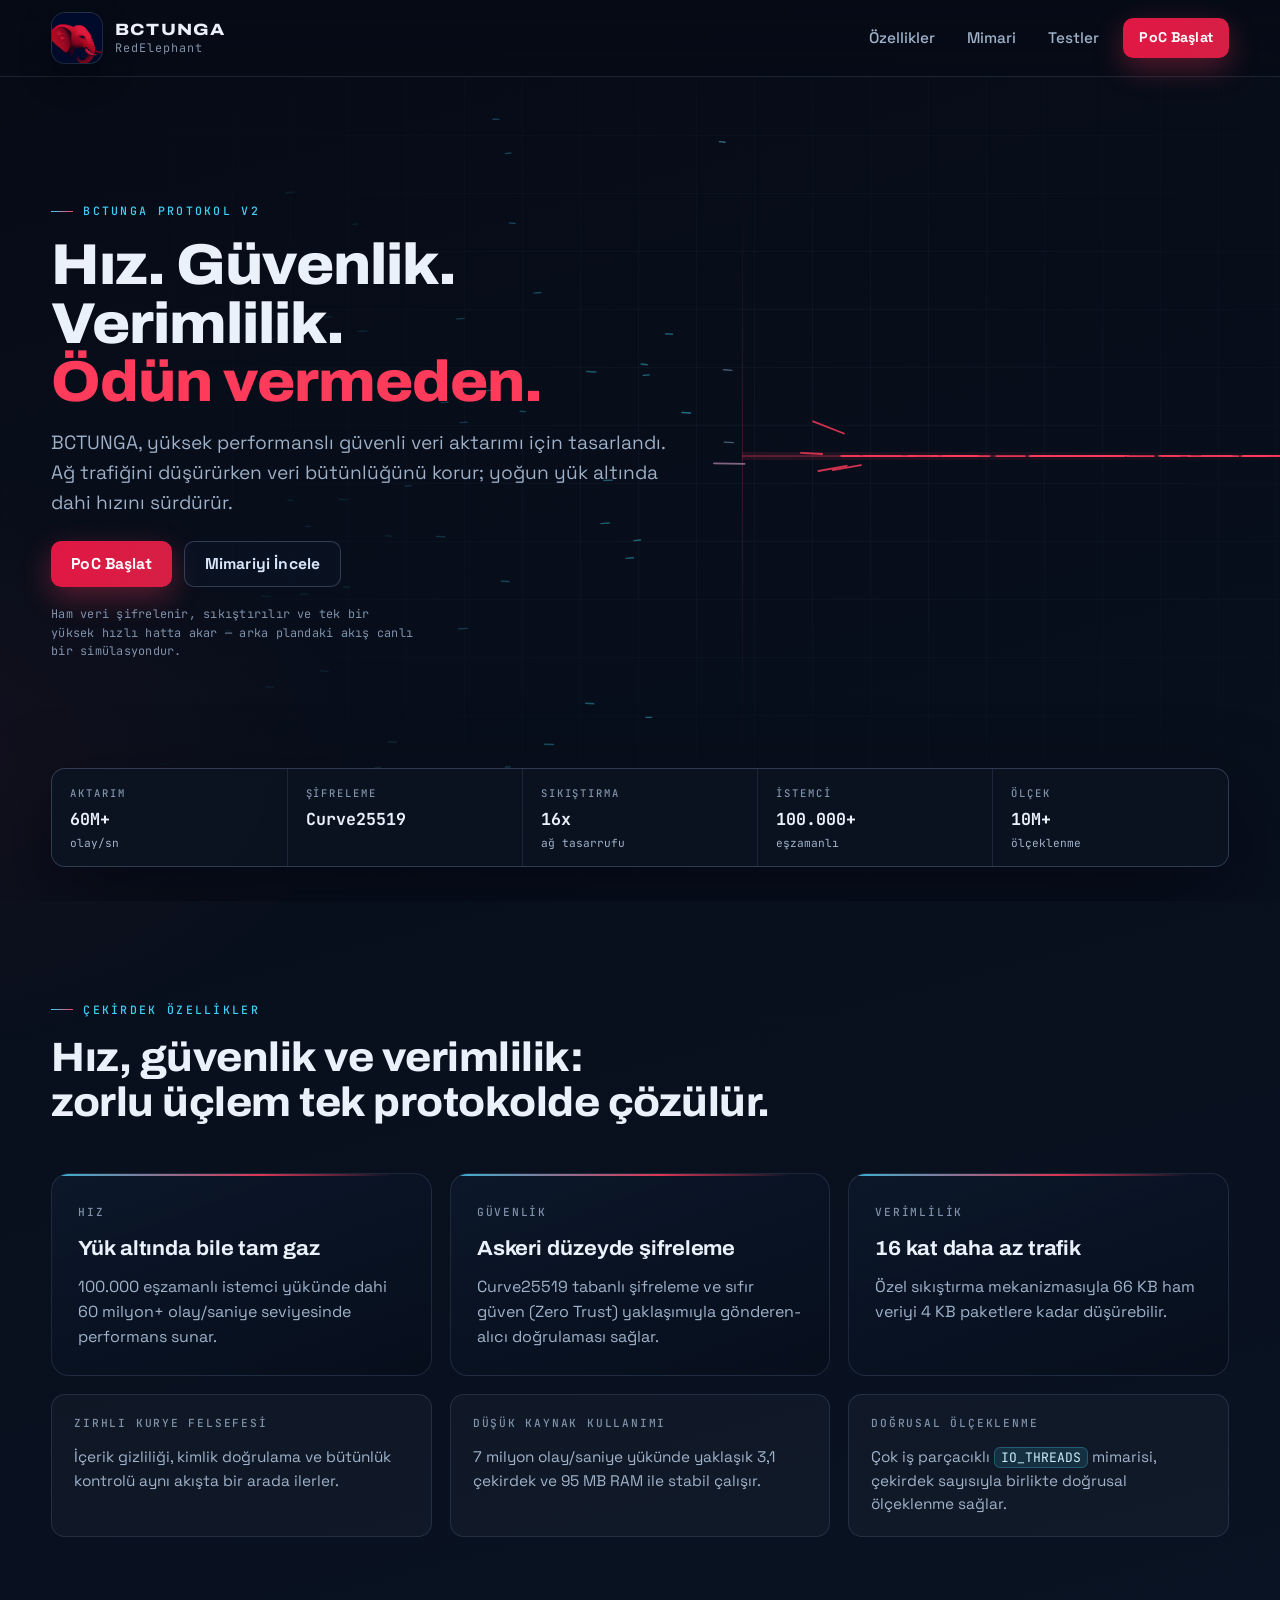
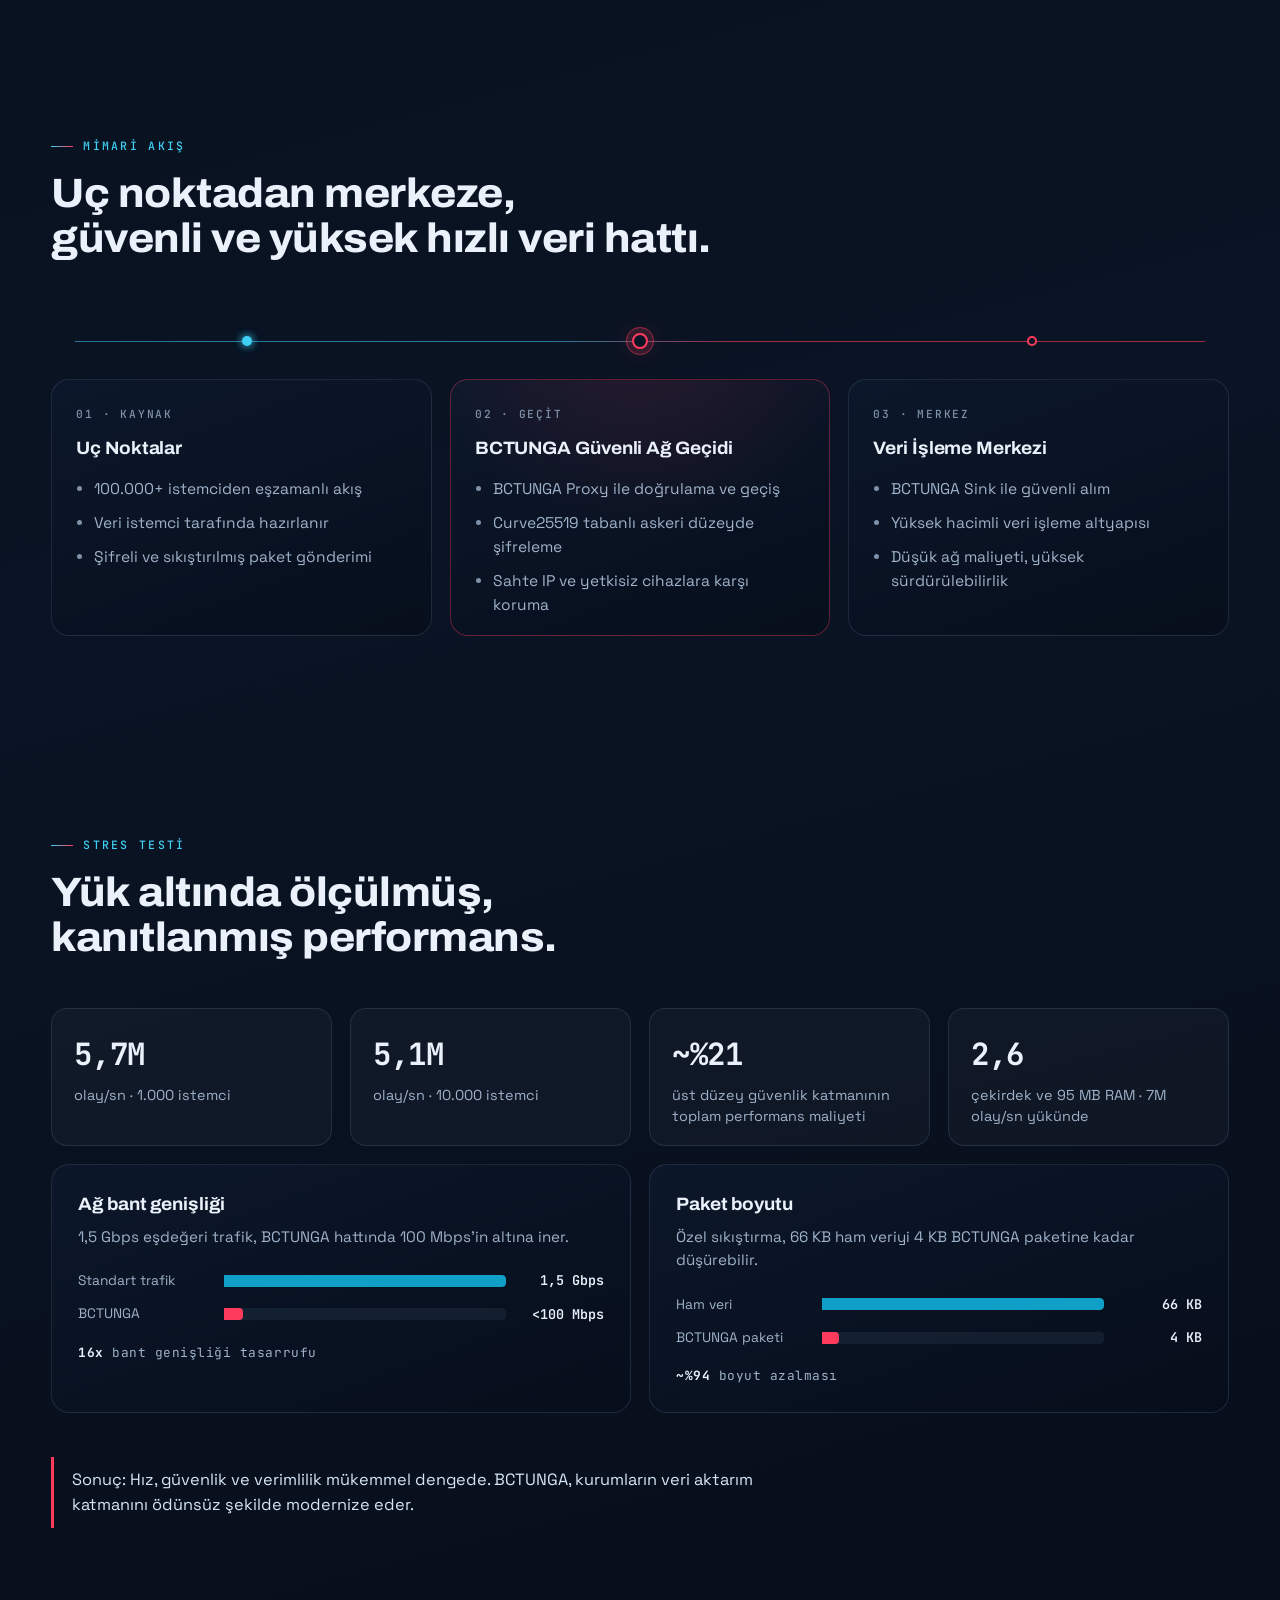
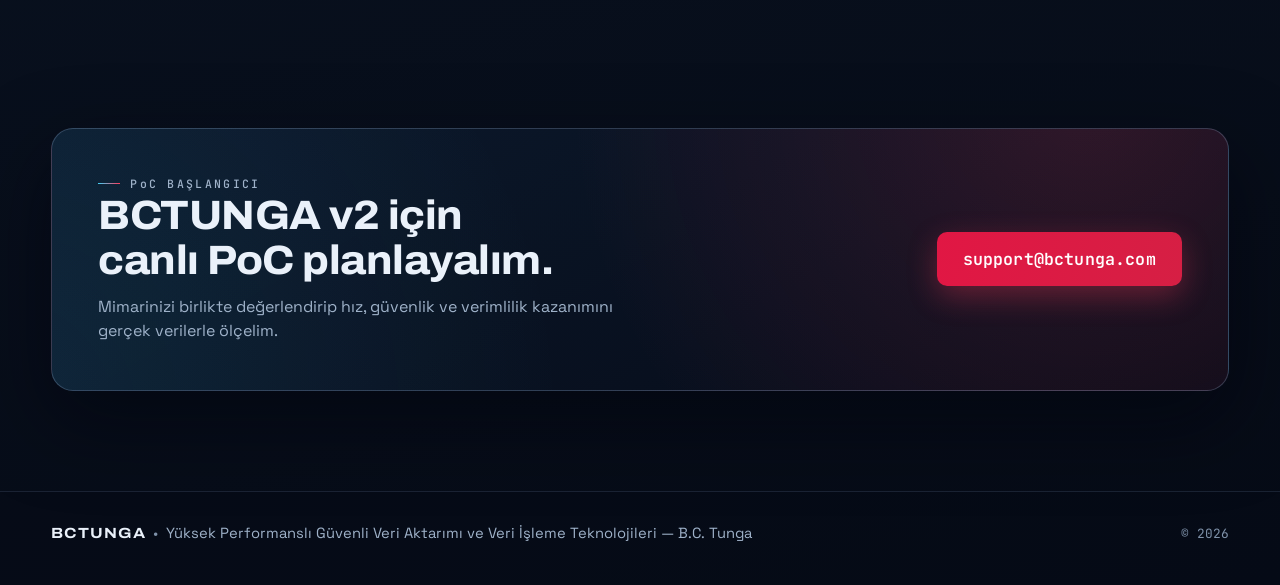
<file: index.html>
<!doctype html>
<html lang="tr">
<head>
  <meta charset="utf-8">
  <meta name="viewport" content="width=device-width, initial-scale=1">
  <title>BCTUNGA | Ödün Vermeyen Veri Aktarım Protokolü</title>
  <meta name="description" content="BCTUNGA: Yüksek performanslı, güvenli ve verimli veri aktarım protokolü. 60M+ olay/saniye, Curve25519 ve 16x ağ tasarrufu.">
  <meta name="theme-color" content="#060b16">
  <meta property="og:title" content="BCTUNGA | Ödün Vermeyen Veri Aktarım Protokolü">
  <meta property="og:description" content="Hız. Güvenlik. Verimlilik. Ödün vermeden. 60M+ olay/saniye, Curve25519, 16x ağ tasarrufu.">
  <meta property="og:type" content="website">
  <meta property="og:url" content="https://bctunga.com/">
  <meta property="og:image" content="https://bctunga.com/assets/red-elephant-logo.png">
  <link rel="icon" type="image/png" href="assets/red-elephant-mark.png">
  <link rel="preconnect" href="https://fonts.googleapis.com">
  <link rel="preconnect" href="https://fonts.gstatic.com" crossorigin>
  <link href="https://fonts.googleapis.com/css2?family=Archivo:wdth,wght@62..125,100..900&family=Space+Grotesk:wght@300..700&family=JetBrains+Mono:wght@400..700&display=swap" rel="stylesheet">
  <link rel="stylesheet" href="styles.css?v=3">
</head>
<body>
  <a class="skip-link" href="#home">İçeriğe geç</a>
  <div class="scroll-progress" aria-hidden="true"><i id="scroll-bar"></i></div>

  <header class="site-header">
    <div class="container header-inner">
      <a href="#home" class="brand" aria-label="BCTUNGA ana sayfa">
        <span class="brand-mark" aria-hidden="true">
          <img src="assets/red-elephant-mark.png" alt="" width="225" height="225" fetchpriority="high" decoding="async">
        </span>
        <span class="brand-copy">
          <strong>BCTUNGA</strong>
          <em>RedElephant</em>
        </span>
      </a>
      <nav class="top-nav" aria-label="Bölüm bağlantıları">
        <a href="#services">Özellikler</a>
        <a href="#architecture">Mimari</a>
        <a href="#benchmark">Testler</a>
      </nav>
      <a class="btn btn-primary btn-header" href="#contact">PoC Başlat</a>
    </div>
  </header>

  <main>
    <!-- ============ HERO ============ -->
    <section id="home" class="hero" tabindex="-1">
      <canvas id="pipeline" aria-hidden="true"></canvas>
      <div class="hero-grid" aria-hidden="true"></div>
      <div class="container hero-inner">
        <div class="hero-copy">
          <p class="eyebrow"><span class="tick" aria-hidden="true"></span>BCTUNGA PROTOKOL V2</p>
          <h1>
            Hız. Güvenlik. Verimlilik.
            <span class="h1-accent">Ödün vermeden.</span>
          </h1>
          <p class="lead">
            BCTUNGA, yüksek performanslı güvenli veri aktarımı için tasarlandı.
            Ağ trafiğini düşürürken veri bütünlüğünü korur; yoğun yük altında dahi hızını sürdürür.
          </p>
          <div class="hero-actions">
            <a class="btn btn-primary" href="#contact">PoC Başlat</a>
            <a class="btn btn-ghost" href="#architecture">Mimariyi İncele</a>
          </div>
          <p class="hero-note">Ham veri şifrelenir, sıkıştırılır ve tek bir yüksek hızlı hatta akar &mdash; arka plandaki akış canlı bir simülasyondur.</p>
        </div>
      </div>

      <!-- Paket başlığı biçiminde metrik şeridi -->
      <div class="container">
        <dl class="packet-strip" aria-label="Temel performans metrikleri">
          <div class="pf">
            <dt>AKTARIM</dt>
            <dd><span class="num" data-count="60">60</span>M+ <small>olay/sn</small></dd>
          </div>
          <div class="pf">
            <dt>ŞİFRELEME</dt>
            <dd>Curve25519</dd>
          </div>
          <div class="pf">
            <dt>SIKIŞTIRMA</dt>
            <dd><span class="num" data-count="16">16</span>x <small>ağ tasarrufu</small></dd>
          </div>
          <div class="pf">
            <dt>İSTEMCİ</dt>
            <dd>100.000+ <small>eşzamanlı</small></dd>
          </div>
          <div class="pf">
            <dt>ÖLÇEK</dt>
            <dd>10M+ <small>ölçeklenme</small></dd>
          </div>
        </dl>
      </div>
    </section>

    <!-- ============ ÖZELLİKLER ============ -->
    <section id="services" class="section container">
      <div class="section-head reveal">
        <p class="eyebrow"><span class="tick" aria-hidden="true"></span>ÇEKİRDEK ÖZELLİKLER</p>
        <h2>Hız, güvenlik ve verimlilik:<br>zorlu üçlem tek protokolde çözülür.</h2>
      </div>

      <div class="pillar-grid">
        <article class="pillar reveal">
          <p class="field-tag">HIZ</p>
          <h3>Yük altında bile tam gaz</h3>
          <p>100.000 eşzamanlı istemci yükünde dahi 60 milyon+ olay/saniye seviyesinde performans sunar.</p>
        </article>
        <article class="pillar reveal">
          <p class="field-tag">GÜVENLİK</p>
          <h3>Askeri düzeyde şifreleme</h3>
          <p>Curve25519 tabanlı şifreleme ve sıfır güven (Zero Trust) yaklaşımıyla gönderen-alıcı doğrulaması sağlar.</p>
        </article>
        <article class="pillar reveal">
          <p class="field-tag">VERİMLİLİK</p>
          <h3>16 kat daha az trafik</h3>
          <p>Özel sıkıştırma mekanizmasıyla 66 KB ham veriyi 4 KB paketlere kadar düşürebilir.</p>
        </article>
      </div>

      <div class="minor-grid">
        <article class="minor reveal">
          <p class="field-tag">ZIRHLI KURYE FELSEFESİ</p>
          <p>İçerik gizliliği, kimlik doğrulama ve bütünlük kontrolü aynı akışta bir arada ilerler.</p>
        </article>
        <article class="minor reveal">
          <p class="field-tag">DÜŞÜK KAYNAK KULLANIMI</p>
          <p>7 milyon olay/saniye yükünde yaklaşık 3,1 çekirdek ve 95 MB RAM ile stabil çalışır.</p>
        </article>
        <article class="minor reveal">
          <p class="field-tag">DOĞRUSAL ÖLÇEKLENME</p>
          <p>Çok iş parçacıklı <code>IO_THREADS</code> mimarisi, çekirdek sayısıyla birlikte doğrusal ölçeklenme sağlar.</p>
        </article>
      </div>
    </section>

    <!-- ============ MİMARİ ============ -->
    <section id="architecture" class="section container">
      <div class="section-head reveal">
        <p class="eyebrow"><span class="tick" aria-hidden="true"></span>MİMARİ AKIŞ</p>
        <h2>Uç noktadan merkeze,<br>güvenli ve yüksek hızlı veri hattı.</h2>
      </div>

      <div class="flow reveal">
        <div class="flow-track" aria-hidden="true">
          <i class="flow-line"></i>
          <i class="flow-node n1"></i>
          <i class="flow-node n2"></i>
          <i class="flow-node n3"></i>
          <i class="flow-packet p1"></i>
          <i class="flow-packet p2"></i>
          <i class="flow-packet p3"></i>
        </div>
        <div class="flow-panels">
          <article class="panel">
            <p class="field-tag">01 &middot; KAYNAK</p>
            <h3>Uç Noktalar</h3>
            <ul>
              <li>100.000+ istemciden eşzamanlı akış</li>
              <li>Veri istemci tarafında hazırlanır</li>
              <li>Şifreli ve sıkıştırılmış paket gönderimi</li>
            </ul>
          </article>
          <article class="panel is-gateway">
            <p class="field-tag">02 &middot; GEÇİT</p>
            <h3>BCTUNGA Güvenli Ağ Geçidi</h3>
            <ul>
              <li>BCTUNGA Proxy ile doğrulama ve geçiş</li>
              <li>Curve25519 tabanlı askeri düzeyde şifreleme</li>
              <li>Sahte IP ve yetkisiz cihazlara karşı koruma</li>
            </ul>
          </article>
          <article class="panel">
            <p class="field-tag">03 &middot; MERKEZ</p>
            <h3>Veri İşleme Merkezi</h3>
            <ul>
              <li>BCTUNGA Sink ile güvenli alım</li>
              <li>Yüksek hacimli veri işleme altyapısı</li>
              <li>Düşük ağ maliyeti, yüksek sürdürülebilirlik</li>
            </ul>
          </article>
        </div>
      </div>
    </section>

    <!-- ============ TEST SONUÇLARI ============ -->
    <section id="benchmark" class="section container">
      <div class="section-head reveal">
        <p class="eyebrow"><span class="tick" aria-hidden="true"></span>STRES TESTİ</p>
        <h2>Yük altında ölçülmüş,<br>kanıtlanmış performans.</h2>
      </div>

      <div class="stat-grid">
        <article class="stat reveal">
          <p class="stat-value"><span class="num" data-count="6.7" data-decimals="1">6,7</span>M</p>
          <p class="stat-label">olay/sn &middot; 1.000 istemci</p>
        </article>
        <article class="stat reveal">
          <p class="stat-value"><span class="num" data-count="6.0" data-decimals="1">6,0</span>M</p>
          <p class="stat-label">olay/sn &middot; 10.000 istemci</p>
        </article>
        <article class="stat reveal">
          <p class="stat-value">~%<span class="num" data-count="25">25</span></p>
          <p class="stat-label">üst düzey güvenlik katmanının toplam performans maliyeti</p>
        </article>
        <article class="stat reveal">
          <p class="stat-value"><span class="num" data-count="3.1" data-decimals="1">3,1</span></p>
          <p class="stat-label">çekirdek ve 95 MB RAM &middot; 7M olay/sn yükünde</p>
        </article>
      </div>

      <div class="bench-grid">
        <figure class="bench reveal">
          <figcaption>
            <h3>Ağ bant genişliği</h3>
            <p>1,5 Gbps eşdeğeri trafik, BCTUNGA hattında 100 Mbps'in altına iner.</p>
          </figcaption>
          <div class="meter-row">
            <span class="meter-name">Standart trafik</span>
            <div class="meter"><i class="fill-raw w-full"></i></div>
            <span class="meter-val">1,5 Gbps</span>
          </div>
          <div class="meter-row">
            <span class="meter-name">BCTUNGA</span>
            <div class="meter"><i class="fill-tunga w-7"></i></div>
            <span class="meter-val">&lt;100 Mbps</span>
          </div>
          <p class="bench-note"><strong>16x</strong> bant genişliği tasarrufu</p>
        </figure>

        <figure class="bench reveal">
          <figcaption>
            <h3>Paket boyutu</h3>
            <p>Özel sıkıştırma, 66 KB ham veriyi 4 KB BCTUNGA paketine kadar düşürebilir.</p>
          </figcaption>
          <div class="meter-row">
            <span class="meter-name">Ham veri</span>
            <div class="meter"><i class="fill-raw w-full"></i></div>
            <span class="meter-val">66 KB</span>
          </div>
          <div class="meter-row">
            <span class="meter-name">BCTUNGA paketi</span>
            <div class="meter"><i class="fill-tunga w-6"></i></div>
            <span class="meter-val">4 KB</span>
          </div>
          <p class="bench-note"><strong>~%94</strong> boyut azalması</p>
        </figure>
      </div>

      <p class="architecture-note reveal">
        Sonuç: Hız, güvenlik ve verimlilik mükemmel dengede. BCTUNGA, kurumların veri aktarım
        katmanını ödünsüz şekilde modernize eder.
      </p>
    </section>

    <!-- ============ İLETİŞİM ============ -->
    <section id="contact" class="section container">
      <div class="contact-card reveal">
        <div>
          <p class="eyebrow"><span class="tick" aria-hidden="true"></span>PoC BAŞLANGICI</p>
          <h2>BCTUNGA v2 için canlı PoC planlayalım.</h2>
          <p>Mimarinizi birlikte değerlendirip hız, güvenlik ve verimlilik kazanımını gerçek verilerle ölçelim.</p>
        </div>
        <a class="btn btn-primary btn-lg" href="mailto:support@bctunga.com">support@bctunga.com</a>
      </div>
    </section>
  </main>

  <footer class="site-footer">
    <div class="container footer-inner">
      <p><strong>BCTUNGA</strong> <span aria-hidden="true">&bull;</span> Yüksek Performanslı Güvenli Veri Aktarımı ve Veri İşleme Teknolojileri &mdash; B.C. Tunga</p>
      <p class="muted">&copy; 2026</p>
    </div>
  </footer>

  <script src="script.js?v=3" defer></script>
</body>
</html>
</file>
<file: styles.css>
/* ============================================================
   BCTUNGA — design system
   Konsept: "Veri hattı" — cyan ham veri, kırmızı şifreli akış.
   ============================================================ */

:root {
  --bg-0: #060b16;
  --bg-1: #0a1424;
  --bg-2: #0d1a2e;
  --ink: #eaf1fa;
  --ink-dim: #9fb2c9;
  --ink-faint: #7f92aa;
  --red: #ff3b5c;
  --red-deep: #d61f44;
  --cyan: #3fd0f5;
  --line: rgba(158, 186, 224, 0.14);
  --line-strong: rgba(158, 186, 224, 0.26);
  --glass: rgba(255, 255, 255, 0.03);
  --panel: linear-gradient(160deg, rgba(13, 26, 46, 0.72), rgba(7, 14, 27, 0.85));
  --font-display: "Archivo", "Avenir Next", system-ui, sans-serif;
  --font-body: "Space Grotesk", "Segoe UI", system-ui, sans-serif;
  --font-mono: "JetBrains Mono", ui-monospace, "SF Mono", Menlo, monospace;
  --radius: 18px;
  --shadow: 0 30px 80px rgba(1, 4, 12, 0.55);
}

*,
*::before,
*::after {
  box-sizing: border-box;
}

html {
  scroll-behavior: smooth;
}

body {
  margin: 0;
  font-family: var(--font-body);
  font-weight: 400;
  color: var(--ink);
  /* background-attachment: fixed kullanma — Safari'de her kaydırmada
     tüm degradeyi yeniden boyatıp sayfayı yavaşlatıyor */
  background:
    radial-gradient(90vw 70vh at 85% -10%, rgba(63, 208, 245, 0.07), transparent 60%),
    radial-gradient(70vw 60vh at -10% 20%, rgba(255, 59, 92, 0.055), transparent 55%),
    linear-gradient(165deg, var(--bg-0), var(--bg-1) 55%, var(--bg-0));
  min-height: 100vh;
  line-height: 1.55;
  -webkit-font-smoothing: antialiased;
  overflow-x: hidden;
}

img {
  max-width: 100%;
  display: block;
}

a {
  color: inherit;
  text-decoration: none;
}

::selection {
  background: var(--cyan);
  color: #04121c;
}

:focus-visible {
  outline: 2px solid var(--cyan);
  outline-offset: 3px;
  border-radius: 4px;
}

.container {
  width: min(1180px, 92vw);
  margin-inline: auto;
}

/* ---------- utilities ---------- */

.skip-link {
  position: absolute;
  top: -48px;
  left: 16px;
  z-index: 100;
  background: var(--bg-2);
  border: 1px solid var(--line-strong);
  border-radius: 8px;
  padding: 10px 16px;
  font-family: var(--font-mono);
  font-size: 0.8rem;
  transition: top 0.2s ease;
}

.skip-link:focus-visible {
  top: 12px;
}

#home:focus {
  outline: none;
}

/* ---------- scroll progress ---------- */

.scroll-progress {
  position: fixed;
  top: 0;
  left: 0;
  right: 0;
  height: 2px;
  z-index: 80;
  background: transparent;
}

#scroll-bar {
  display: block;
  height: 100%;
  background: linear-gradient(90deg, var(--cyan), var(--red));
  transform: scaleX(0);
  transform-origin: 0 50%;
}

@supports (animation-timeline: scroll()) {
  #scroll-bar {
    animation: progress-grow auto linear;
    animation-timeline: scroll(root);
  }
}

@keyframes progress-grow {
  from { transform: scaleX(0); }
  to { transform: scaleX(1); }
}

/* ---------- header ---------- */

.site-header {
  position: sticky;
  top: 0;
  z-index: 50;
  backdrop-filter: blur(12px);
  -webkit-backdrop-filter: blur(12px);
  background: linear-gradient(180deg, rgba(6, 11, 22, 0.92), rgba(6, 11, 22, 0.55));
  border-bottom: 1px solid var(--line);
}

.header-inner {
  min-height: 76px;
  display: flex;
  align-items: center;
  justify-content: space-between;
  gap: 22px;
}

.brand {
  display: inline-flex;
  align-items: center;
  gap: 12px;
}

.brand-mark {
  width: 52px;
  height: 52px;
  border-radius: 14px;
  border: 1px solid rgba(255, 255, 255, 0.1);
  overflow: hidden;
  background: linear-gradient(145deg, rgba(4, 16, 34, 0.9), rgba(13, 32, 62, 0.9));
  box-shadow: 0 14px 30px rgba(1, 4, 12, 0.4);
  flex: none;
}

.brand-mark img {
  width: 100%;
  height: 100%;
  object-fit: cover;
}

.brand-copy {
  display: grid;
  gap: 1px;
  line-height: 1.25;
}

.brand-copy strong {
  font-family: var(--font-display);
  font-weight: 800;
  font-stretch: 118%;
  letter-spacing: 0.07em;
  font-size: 1.02rem;
}

.brand-copy em {
  font-style: normal;
  font-family: var(--font-mono);
  color: var(--ink-faint);
  font-size: 0.74rem;
  letter-spacing: 0.08em;
}

.top-nav {
  display: inline-flex;
  align-items: center;
  gap: 28px;
  margin-left: auto;
}

.top-nav a {
  color: var(--ink-dim);
  font-weight: 500;
  font-size: 0.96rem;
  padding: 8px 2px;
  transition: color 0.22s ease;
}

.top-nav a:hover {
  color: #fff;
}

/* ---------- buttons ---------- */

.btn {
  display: inline-flex;
  align-items: center;
  justify-content: center;
  border-radius: 10px;
  min-height: 46px;
  padding: 0 20px;
  font-weight: 700;
  font-size: 0.98rem;
  letter-spacing: 0.01em;
  transition: transform 0.22s ease, box-shadow 0.22s ease, border-color 0.22s ease, background 0.22s ease;
}

.btn:hover {
  transform: translateY(-2px);
}

/* Beyaz metinle AA kontrastı için koyu kırmızı bant (4.7:1+) */
.btn-primary {
  color: #fff;
  background: linear-gradient(98deg, #e11744, var(--red-deep));
  box-shadow: 0 10px 30px rgba(255, 59, 92, 0.32);
}

.btn-primary:hover {
  box-shadow: 0 16px 38px rgba(255, 59, 92, 0.42);
}

.btn-ghost {
  border: 1px solid var(--line-strong);
  color: #d7e6f8;
  background: rgba(13, 26, 46, 0.4);
}

.btn-ghost:hover {
  border-color: rgba(63, 208, 245, 0.55);
}

.btn-header {
  min-height: 40px;
  padding: 0 16px;
  font-size: 0.88rem;
  flex: none;
}

.btn-lg {
  min-height: 54px;
  padding: 0 26px;
  font-size: 1.04rem;
  font-family: var(--font-mono);
  font-weight: 600;
}

/* ---------- type ---------- */

h1, h2, h3 {
  font-family: var(--font-display);
  font-stretch: 106%;
  margin: 0;
}

.eyebrow {
  display: flex;
  align-items: center;
  gap: 10px;
  font-family: var(--font-mono);
  font-size: 0.72rem;
  font-weight: 500;
  letter-spacing: 0.2em;
  color: var(--cyan);
  margin: 0 0 16px;
}

.tick {
  display: inline-block;
  width: 22px;
  height: 1px;
  background: linear-gradient(90deg, var(--cyan), var(--red));
  flex: none;
}

h1 {
  font-size: clamp(2.5rem, 5.6vw, 4.4rem);
  font-weight: 820;
  line-height: 1.02;
  letter-spacing: -0.018em;
  text-wrap: balance;
}

.h1-accent {
  display: block;
  color: var(--red);
}

h2 {
  font-size: clamp(1.65rem, 3.2vw, 2.6rem);
  font-weight: 760;
  line-height: 1.1;
  letter-spacing: -0.012em;
  text-wrap: balance;
}

h3 {
  font-weight: 700;
  letter-spacing: -0.005em;
}

.lead {
  margin: 22px 0 30px;
  color: var(--ink-dim);
  max-width: 56ch;
  font-size: clamp(1.02rem, 1.9vw, 1.2rem);
  font-weight: 380;
}

.field-tag {
  margin: 0 0 12px;
  font-family: var(--font-mono);
  font-size: 0.7rem;
  font-weight: 500;
  letter-spacing: 0.16em;
  color: var(--ink-faint);
}

/* ---------- hero ---------- */

/* Yapışkan header (76px) düşüldüğünde metrik şeridi ilk ekranda tam görünür */
.hero {
  position: relative;
  min-height: min(calc(100vh - 76px), 920px);
  min-height: min(calc(100svh - 76px), 920px);
  display: flex;
  flex-direction: column;
  overflow: hidden;
}

#pipeline {
  position: absolute;
  inset: 0;
  z-index: 1;
  width: 100%;
  height: 100%;
  -webkit-mask-image: linear-gradient(90deg, transparent 2%, rgba(0, 0, 0, 0.2) 30%, rgba(0, 0, 0, 0.9) 56%, #000 72%);
  mask-image: linear-gradient(90deg, transparent 2%, rgba(0, 0, 0, 0.2) 30%, rgba(0, 0, 0, 0.9) 56%, #000 72%);
}

.hero-grid {
  position: absolute;
  inset: 0;
  z-index: 0;
  background-image:
    linear-gradient(rgba(158, 186, 224, 0.05) 1px, transparent 1px),
    linear-gradient(90deg, rgba(158, 186, 224, 0.05) 1px, transparent 1px);
  background-size: 58px 58px;
  -webkit-mask-image: radial-gradient(85% 90% at 62% 38%, #000, transparent 78%);
  mask-image: radial-gradient(85% 90% at 62% 38%, #000, transparent 78%);
}

.hero-inner {
  position: relative;
  z-index: 2;
  flex: 1;
  display: flex;
  align-items: center;
  padding: 72px 0 40px;
}

.hero-copy {
  max-width: 640px;
}

.hero-actions {
  display: flex;
  flex-wrap: wrap;
  gap: 12px;
}

.hero-note {
  margin: 26px 0 0;
  font-family: var(--font-mono);
  font-size: 0.74rem;
  color: var(--ink-faint);
  letter-spacing: 0.02em;
  max-width: 52ch;
}

/* ---------- packet strip (metrik şeridi) ---------- */

.packet-strip {
  position: relative;
  z-index: 2;
  margin: 0 0 34px;
  display: grid;
  grid-template-columns: repeat(5, minmax(0, 1fr));
  gap: 1px;
  background: var(--line);
  border: 1px solid var(--line);
  border-radius: 14px;
  overflow: hidden;
  box-shadow: var(--shadow);
}

.pf {
  background: rgba(7, 14, 27, 0.82);
  padding: 16px 18px 14px;
  margin: 0;
}

.pf dt {
  font-family: var(--font-mono);
  font-size: 0.66rem;
  font-weight: 500;
  letter-spacing: 0.18em;
  color: var(--ink-faint);
  margin: 0 0 6px;
}

.pf dd {
  margin: 0;
  font-family: var(--font-mono);
  font-size: 1.04rem;
  font-weight: 700;
  color: var(--ink);
  font-variant-numeric: tabular-nums;
  white-space: nowrap;
}

.pf dd small {
  display: block;
  font-size: 0.7rem;
  font-weight: 400;
  color: var(--ink-dim);
  margin-top: 2px;
  white-space: normal;
}

/* ---------- sections ---------- */

.section {
  padding: 100px 0;
}

.section-head {
  margin-bottom: 48px;
}

/* ---------- pillars (çekirdek özellikler) ---------- */

.pillar-grid {
  display: grid;
  grid-template-columns: repeat(3, minmax(0, 1fr));
  gap: 18px;
}

.pillar {
  position: relative;
  border: 1px solid var(--line);
  border-radius: var(--radius);
  background: var(--panel);
  padding: 30px 26px 26px;
  overflow: hidden;
  transition: transform 0.25s ease, border-color 0.25s ease, box-shadow 0.25s ease;
}

/* Tüm sütunlarda nötr cyan→kırmızı hat (.tick dili); tam renk kodlama
   yalnızca veri grafiklerinde: cyan = ham veri, kırmızı = BCTUNGA çıkışı */
.pillar::before {
  content: "";
  position: absolute;
  top: 0;
  left: 0;
  right: 0;
  height: 2px;
  opacity: 0.85;
  background: linear-gradient(90deg, var(--cyan), var(--red) 55%, transparent 90%);
}

.pillar:hover {
  transform: translateY(-5px);
  border-color: var(--line-strong);
  box-shadow: 0 24px 50px rgba(1, 4, 12, 0.45);
}

.pillar h3 {
  font-size: 1.28rem;
  margin-bottom: 10px;
}

.pillar p:last-child {
  margin: 0;
  color: var(--ink-dim);
}

.minor-grid {
  display: grid;
  grid-template-columns: repeat(3, minmax(0, 1fr));
  gap: 18px;
  margin-top: 18px;
}

.minor {
  border: 1px solid var(--line);
  border-radius: 14px;
  background: var(--glass);
  padding: 20px 22px;
}

.minor p:last-child {
  margin: 0;
  color: var(--ink-dim);
  font-size: 0.96rem;
}

.minor code {
  font-family: var(--font-mono);
  font-size: 0.85em;
  background: rgba(63, 208, 245, 0.12);
  border: 1px solid rgba(63, 208, 245, 0.28);
  border-radius: 6px;
  padding: 1px 6px;
  color: #c8ecfa;
}

/* ---------- mimari akış ---------- */

.flow-track {
  position: relative;
  height: 64px;
  margin-bottom: 6px;
}

.flow-line {
  position: absolute;
  top: 50%;
  left: 2%;
  right: 2%;
  height: 1px;
  background: linear-gradient(90deg, rgba(63, 208, 245, 0.55) 0%, rgba(63, 208, 245, 0.55) 42%, rgba(255, 59, 92, 0.6) 58%, rgba(255, 59, 92, 0.6) 100%);
}

.flow-node {
  position: absolute;
  top: 50%;
  width: 10px;
  height: 10px;
  border-radius: 50%;
  transform: translate(-50%, -50%);
  background: var(--bg-1);
  border: 2px solid var(--cyan);
}

.flow-node.n1 { left: 16.66%; }

.flow-node.n2 {
  left: 50%;
  width: 16px;
  height: 16px;
  border-color: var(--red);
  box-shadow: 0 0 0 6px rgba(255, 59, 92, 0.14), 0 0 24px rgba(255, 59, 92, 0.35);
}

/* Nabız: box-shadow yerine compositor dostu transform/opacity animasyonu */
.flow-node.n2::after {
  content: "";
  position: absolute;
  inset: -8px;
  border-radius: 50%;
  border: 1px solid rgba(255, 59, 92, 0.5);
  animation: gateway-pulse 2.6s ease-in-out infinite;
}

.flow-node.n3 {
  left: 83.33%;
  border-color: var(--red);
}

.flow-packet {
  position: absolute;
  top: 50%;
  left: 16.66%;
  width: 7px;
  height: 7px;
  border-radius: 50%;
  transform: translate(-50%, -50%);
  background: var(--cyan);
  box-shadow: 0 0 10px rgba(63, 208, 245, 0.8);
  animation: packet-flow 4.2s linear infinite;
}

.flow-packet.p2 { animation-delay: 1.4s; }
.flow-packet.p3 { animation-delay: 2.8s; }

@keyframes packet-flow {
  0% {
    left: 16.66%;
    background: var(--cyan);
    box-shadow: 0 0 10px rgba(63, 208, 245, 0.8);
    opacity: 0;
  }
  8% { opacity: 1; }
  46% {
    background: var(--cyan);
    box-shadow: 0 0 10px rgba(63, 208, 245, 0.8);
  }
  54% {
    background: var(--red);
    box-shadow: 0 0 10px rgba(255, 59, 92, 0.85);
  }
  92% { opacity: 1; }
  100% {
    left: 83.33%;
    background: var(--red);
    box-shadow: 0 0 10px rgba(255, 59, 92, 0.85);
    opacity: 0;
  }
}

@keyframes gateway-pulse {
  0%, 100% {
    transform: scale(1);
    opacity: 0.7;
  }
  50% {
    transform: scale(1.45);
    opacity: 0;
  }
}

.flow-panels {
  display: grid;
  grid-template-columns: repeat(3, minmax(0, 1fr));
  gap: 18px;
}

.panel {
  border-radius: var(--radius);
  border: 1px solid var(--line);
  background: var(--panel);
  padding: 26px 24px 18px;
}

.panel.is-gateway {
  border-color: rgba(255, 59, 92, 0.35);
  background:
    radial-gradient(circle at 50% -30%, rgba(255, 59, 92, 0.14), transparent 60%),
    var(--panel);
}

.panel h3 {
  font-size: 1.12rem;
  margin-bottom: 14px;
}

.panel ul {
  margin: 0;
  padding-left: 18px;
  color: var(--ink-dim);
  display: grid;
  gap: 10px;
  font-size: 0.97rem;
}

.panel ul li::marker {
  color: var(--ink-faint);
}

/* ---------- benchmark ---------- */

.stat-grid {
  display: grid;
  grid-template-columns: repeat(4, minmax(0, 1fr));
  gap: 18px;
}

.stat {
  border: 1px solid var(--line);
  border-radius: 16px;
  background: var(--glass);
  padding: 22px 22px 18px;
}

.stat-value {
  margin: 0 0 6px;
  font-family: var(--font-mono);
  font-weight: 700;
  font-size: clamp(1.5rem, 2.4vw, 1.95rem);
  color: var(--ink);
  font-variant-numeric: tabular-nums;
  letter-spacing: -0.01em;
}

.stat-label {
  margin: 0;
  color: var(--ink-dim);
  font-size: 0.9rem;
  line-height: 1.45;
}

.bench-grid {
  display: grid;
  grid-template-columns: repeat(2, minmax(0, 1fr));
  gap: 18px;
  margin-top: 18px;
}

.bench {
  margin: 0;
  border: 1px solid var(--line);
  border-radius: var(--radius);
  background: var(--panel);
  padding: 26px;
}

.bench figcaption h3 {
  font-size: 1.12rem;
  margin: 0 0 6px;
}

.bench figcaption p {
  margin: 0 0 22px;
  color: var(--ink-dim);
  font-size: 0.95rem;
}

.meter-row {
  display: grid;
  grid-template-columns: 132px 1fr 84px;
  align-items: center;
  gap: 14px;
  margin: 12px 0;
}

.meter-name {
  font-size: 0.86rem;
  color: var(--ink-dim);
}

.meter {
  height: 12px;
  border-radius: 0 4px 4px 0;
  background: rgba(158, 186, 224, 0.08);
  overflow: hidden;
}

.meter i {
  display: block;
  height: 100%;
  width: 0;
  min-width: 0;
  border-radius: 0 4px 4px 0;
  transition: width 1.1s cubic-bezier(0.22, 0.8, 0.3, 1) 0.15s;
}

/* Doğrulanmış grafik renkleri (CVD + kontrast kontrolünden geçti) */
.fill-raw {
  background: #0f9fc7;
}

.fill-tunga {
  background: var(--red);
}

.reveal.show .w-full { width: 100%; }
.reveal.show .w-7 { width: 6.7%; min-width: 10px; }
.reveal.show .w-6 { width: 6.1%; min-width: 10px; }

.meter-val {
  font-family: var(--font-mono);
  font-size: 0.84rem;
  font-weight: 600;
  color: var(--ink);
  text-align: right;
  font-variant-numeric: tabular-nums;
  white-space: nowrap;
}

.bench-note {
  margin: 18px 0 0;
  font-family: var(--font-mono);
  font-size: 0.8rem;
  color: var(--ink-dim);
  letter-spacing: 0.04em;
}

.bench-note strong {
  color: var(--ink);
  font-weight: 700;
}

.architecture-note {
  margin: 44px 0 0;
  border-left: 3px solid var(--red);
  padding: 10px 0 10px 18px;
  color: #d5e5f7;
  max-width: 72ch;
  font-size: 1.02rem;
}

/* ---------- iletişim ---------- */

.contact-card {
  border: 1px solid var(--line-strong);
  border-radius: calc(var(--radius) + 4px);
  padding: clamp(26px, 4.5vw, 46px);
  background:
    radial-gradient(circle at 88% -12%, rgba(255, 59, 92, 0.16), transparent 48%),
    radial-gradient(circle at -5% 110%, rgba(63, 208, 245, 0.1), transparent 45%),
    linear-gradient(150deg, rgba(13, 26, 46, 0.92), rgba(6, 12, 24, 0.94));
  box-shadow: var(--shadow);
  display: flex;
  align-items: center;
  justify-content: space-between;
  gap: 28px;
}

.contact-card h2 {
  margin: 0 0 12px;
}

.contact-card p {
  margin: 0;
  color: var(--ink-dim);
  max-width: 52ch;
}

/* ---------- footer ---------- */

.site-footer {
  padding: 30px 0 40px;
  border-top: 1px solid var(--line);
  background: rgba(6, 11, 22, 0.6);
}

.footer-inner {
  display: flex;
  align-items: center;
  justify-content: space-between;
  gap: 12px;
  font-size: 0.92rem;
  color: var(--ink-dim);
}

.footer-inner p {
  margin: 0;
}

.footer-inner strong {
  color: var(--ink);
  font-family: var(--font-display);
  font-stretch: 114%;
  letter-spacing: 0.06em;
}

.footer-inner span {
  margin: 0 4px;
  color: var(--ink-faint);
}

.muted {
  color: var(--ink-faint);
  font-family: var(--font-mono);
  font-size: 0.8rem;
}

/* ---------- reveal ---------- */

/* JS yoksa içerik hiç gizlenmez (aşamalı iyileştirme) */
.js .reveal {
  opacity: 0;
  transform: translateY(20px);
  transition: opacity 0.65s ease, transform 0.65s ease;
}

.js .reveal.show {
  opacity: 1;
  transform: translateY(0);
}

/* ---------- responsive ---------- */

/* Kısa masaüstü viewport'larında (ör. 1440x900) metrik şeridi ilk ekrana sığsın */
@media (min-width: 761px) and (max-height: 940px) {
  .hero-inner {
    padding: 40px 0 22px;
  }

  h1 {
    font-size: clamp(2.3rem, 5vw, 3.6rem);
  }

  .lead {
    margin: 16px 0 24px;
  }

  .hero-note {
    margin-top: 18px;
  }
}

@media (max-width: 1020px) {
  .pillar-grid,
  .minor-grid,
  .flow-panels {
    grid-template-columns: 1fr;
  }

  .stat-grid,
  .bench-grid {
    grid-template-columns: repeat(2, minmax(0, 1fr));
  }

  /* 5 alan 6 birimlik ızgaraya 3+2 yerleşir; boş hücre kalmaz */
  .packet-strip {
    grid-template-columns: repeat(6, minmax(0, 1fr));
  }

  .pf {
    grid-column: span 2;
  }

  .pf:nth-child(4),
  .pf:nth-child(5) {
    grid-column: span 3;
  }

  .flow-track {
    display: none;
  }

  #pipeline {
    opacity: 0.75;
  }
}

@media (max-width: 760px) {
  /* Nav mobilde de erişilebilir kalır; yer açmak için marka metni ve header CTA'sı gizlenir */
  .brand-copy,
  .btn-header {
    display: none;
  }

  .top-nav {
    gap: 18px;
    margin-left: 0;
  }

  .top-nav a {
    font-size: 0.9rem;
  }

  .section {
    padding: 72px 0;
  }

  .hero-inner {
    padding: 56px 0 32px;
  }

  .packet-strip {
    grid-template-columns: repeat(2, minmax(0, 1fr));
  }

  .pf,
  .pf:nth-child(4) {
    grid-column: span 1;
  }

  .pf:nth-child(5) {
    grid-column: 1 / -1;
  }

  .bench-grid {
    grid-template-columns: 1fr;
  }

  .meter-row {
    grid-template-columns: 104px 1fr 76px;
    gap: 10px;
  }

  /* Kırmızı akış hattı mobilde metin/CTA ile çarpışmasın */
  #pipeline {
    opacity: 0.45;
  }

  .contact-card {
    flex-direction: column;
    align-items: flex-start;
  }

  .contact-card .btn-lg {
    width: 100%;
  }

  .footer-inner {
    flex-direction: column;
    align-items: flex-start;
  }
}

/* ---------- reduced motion ---------- */

@media (max-width: 420px) {
  /* Dar ekranda metre rayına alan aç: isim üstte, çubuk + değer altta */
  .meter-row {
    grid-template-columns: 1fr auto;
    row-gap: 6px;
  }

  .meter-name {
    grid-column: 1 / -1;
  }

  .stat-grid {
    grid-template-columns: 1fr;
  }
}

@media (prefers-reduced-motion: reduce) {
  html {
    scroll-behavior: auto;
  }

  *,
  *::before,
  *::after {
    animation-duration: 0.01ms !important;
    animation-iteration-count: 1 !important;
    transition-duration: 0.01ms !important;
  }

  .flow-packet {
    display: none;
  }

  .reveal {
    opacity: 1;
    transform: none;
  }

  .reveal .w-full { width: 100%; }
  .reveal .w-7 { width: 6.7%; min-width: 10px; }
  .reveal .w-6 { width: 6.1%; min-width: 10px; }
}
</file>
